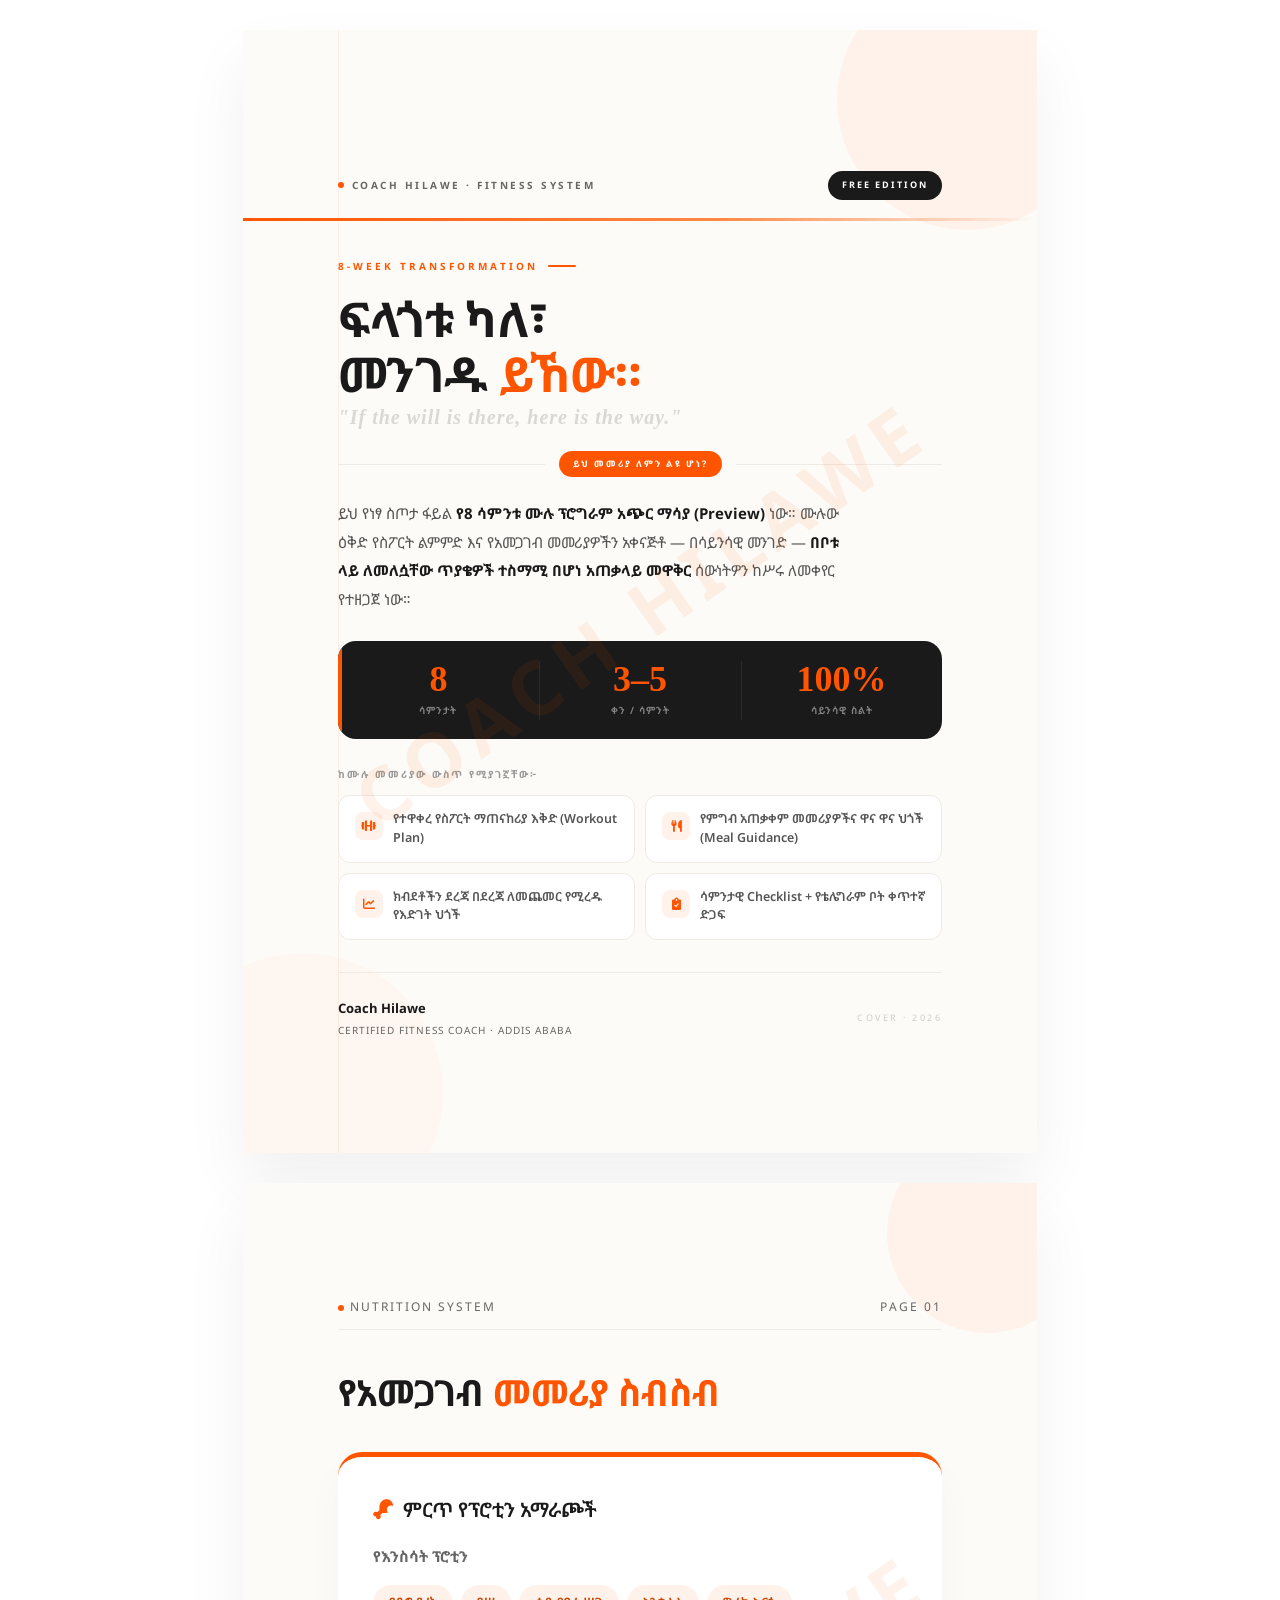
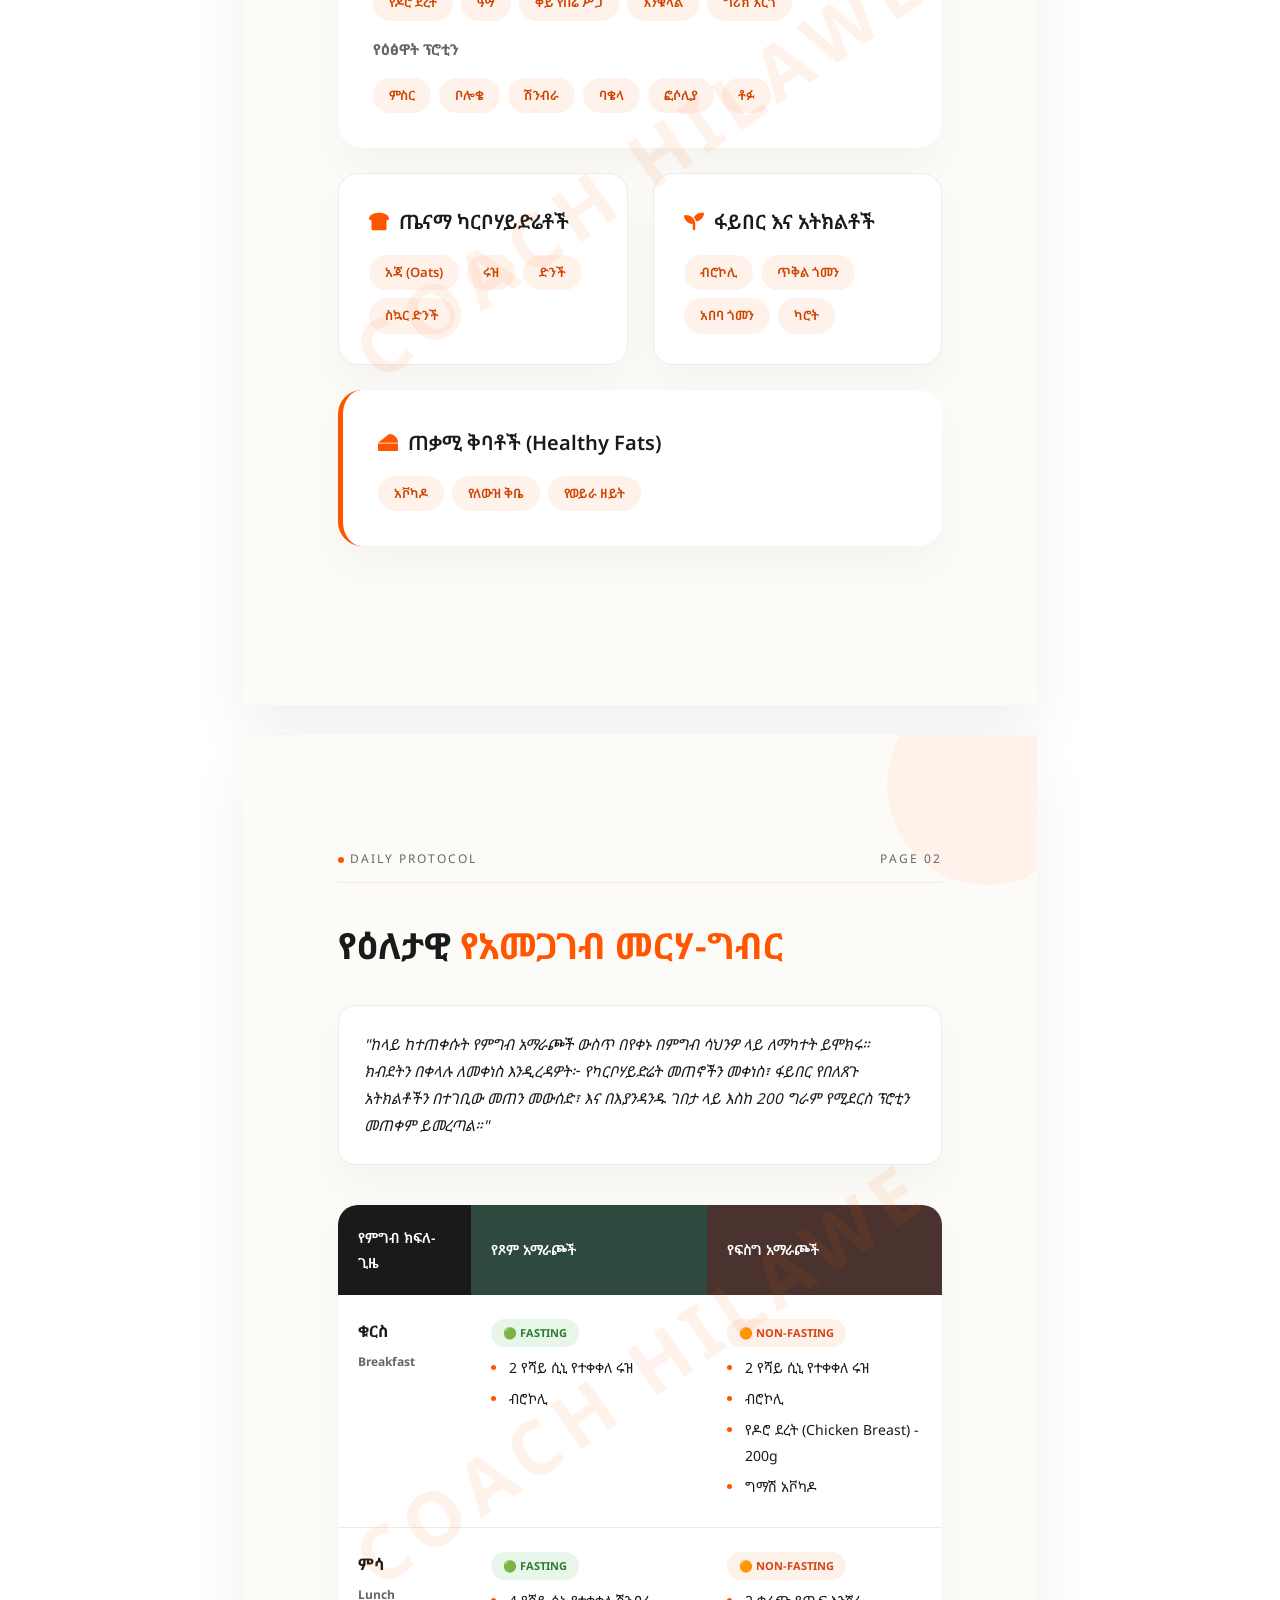
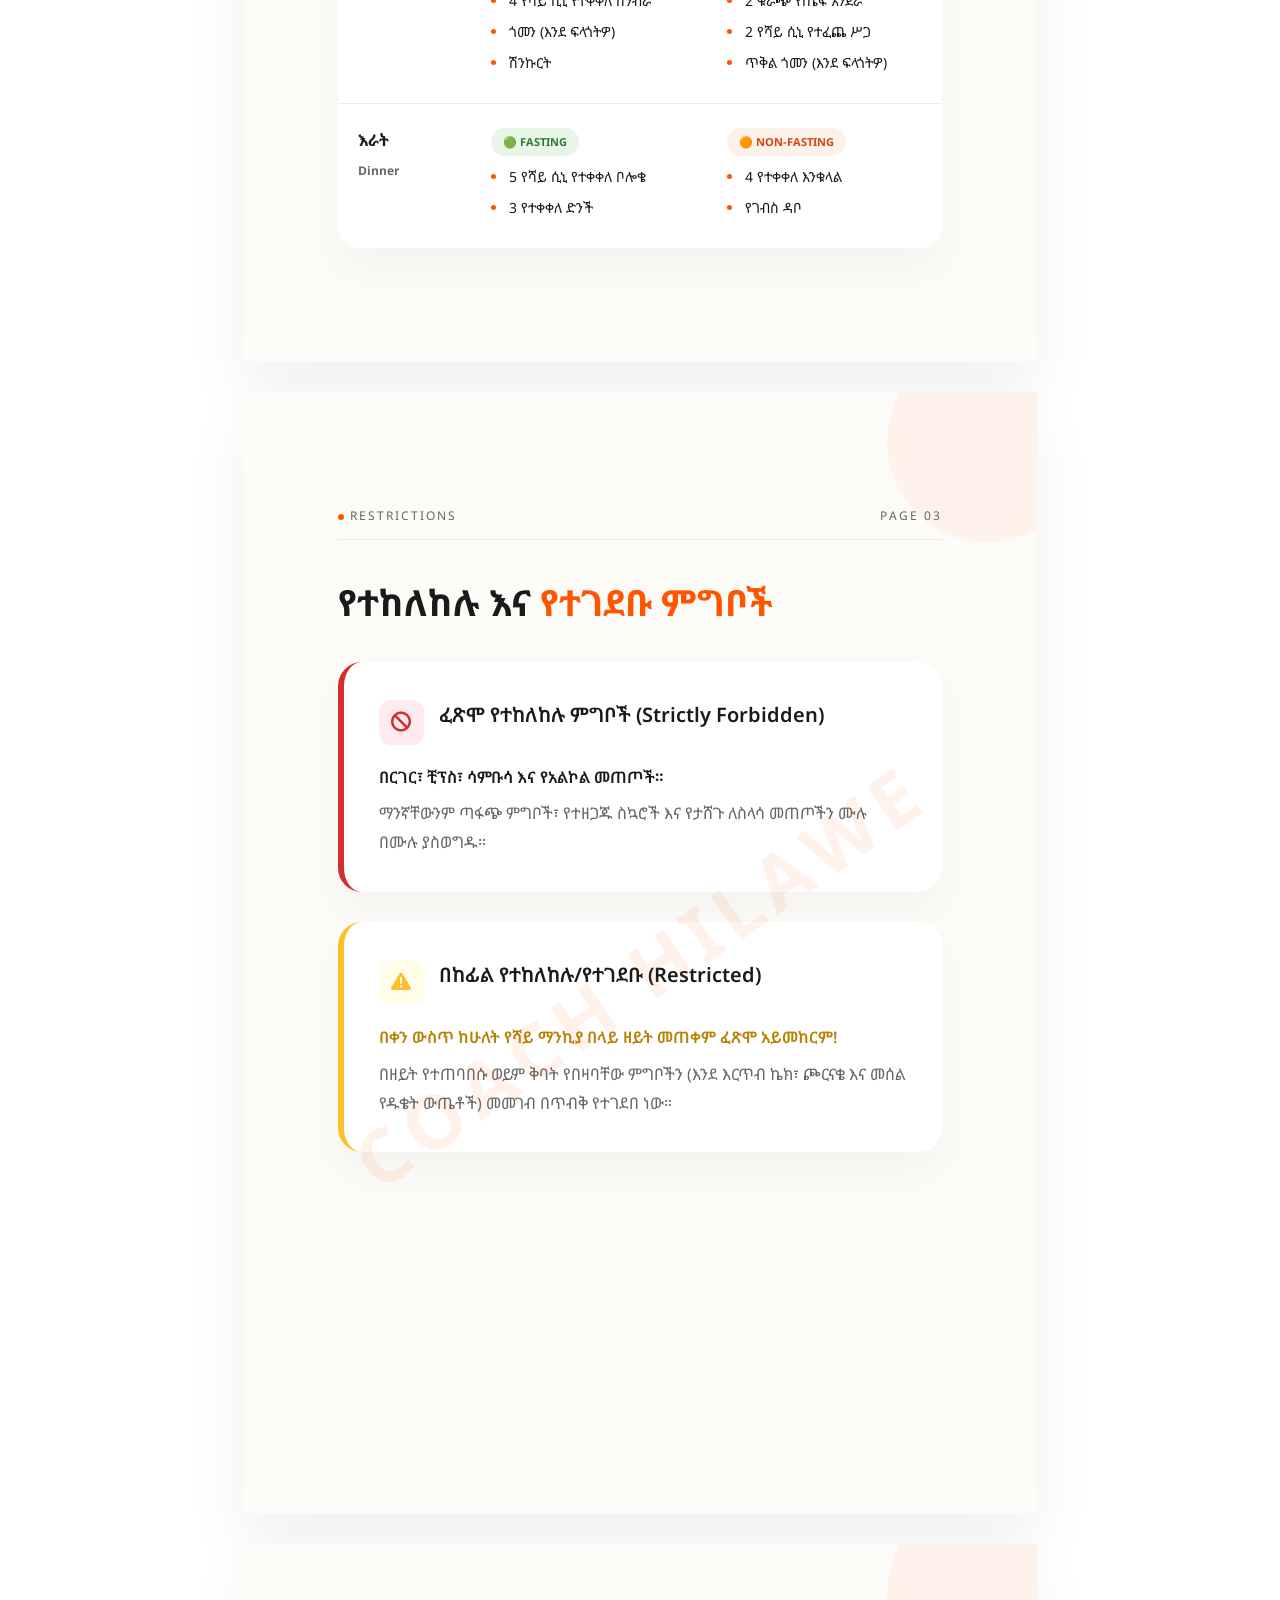
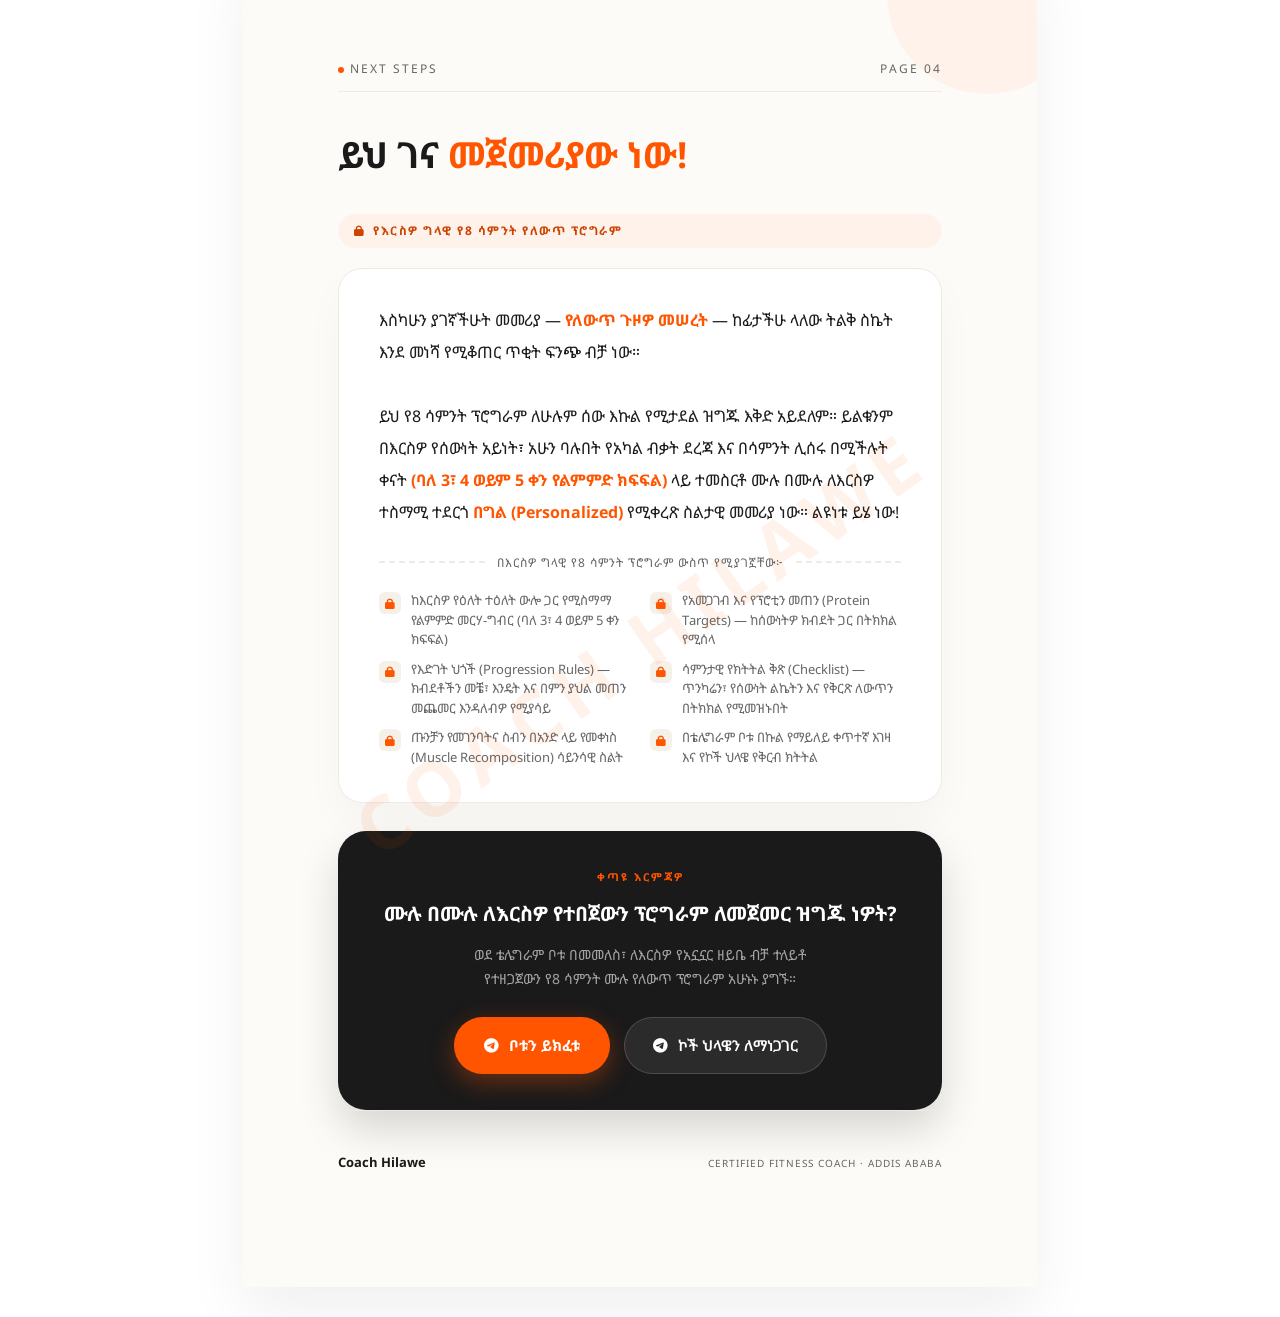
<file: digital_product.html>
<!DOCTYPE html>
<html lang="am">
<head>
    <meta charset="UTF-8">
    <meta name="viewport" content="width=device-width, initial-scale=1.0">
    <title></title>
    <link rel="stylesheet" href="https://cdnjs.cloudflare.com/ajax/libs/font-awesome/6.0.0/css/all.min.css">
    <style>
        @import url('https://fonts.googleapis.com/css2?family=Noto+Sans+Ethiopic:wght@300;400;600;700&display=swap');
        
        :root {
            --cream-bg: #FDFBF7;
            --brand-orange: #FF5500;
            --brand-orange-dark: #CC4400;
            --brand-orange-light: #FFF2EB;
            --charcoal: #1A1A1A;
            --muted-gray: #666666;
            --white: #FFFFFF;
            --premium-shadow: 0 20px 40px rgba(0,0,0,0.03);
            --border-color: #EFEBE4;
        }

        * {
            box-sizing: border-box;
            margin: 0;
            padding: 0;
        }
        body, html {
            font-family: 'Noto Sans Ethiopic', sans-serif;
            background-color: #F4F1EA;
            color: var(--charcoal);
            line-height: 1.8;
            -webkit-font-smoothing: antialiased;
            margin: 0;
            padding: 0;
            background-color: #ffffff;
            -webkit-print-color-adjust: exact; /* Forces background rings/colors to stay */
            print-color-adjust: exact;
        }
        .page {
            width: 210mm;
            min-height: 297mm;
            padding: 30mm 25mm;
            margin: 30px auto;
            background: var(--cream-bg);
            box-shadow: 0 30px 60px rgba(0,0,0,0.06);
            page-break-after: always;
            position: relative;
            display: flex;
            flex-direction: column;
            overflow: hidden;
        }
        
        /* 👑 PREMIUM WATERMARK COMPONENT */
        .page::after {
            content: 'COACH HILAWE';
            position: absolute;
            top: 52%;
            left: 50%;
            transform: translate(-50%, -50%) rotate(-35deg);
            font-size: 75px;
            font-weight: 700;
            letter-spacing: 8px;
color: rgba(255, 85, 0, 0.08);
            white-space: nowrap;
            pointer-events: none;
            z-index: 100;
        }
        
        /* Decorative Background Elements */
        .page::before {
            content: '';
            position: absolute;
            top: -50px;
            right: -50px;
            width: 200px;
            height: 200px;
            background-color: var(--brand-orange-light);
            border-radius: 50%;
            z-index: 0;
        }

        /* Editorial Header Ribbon */
        .page-header-ribbon {
            display: flex;
            justify-content: space-between;
            align-items: center;
            border-bottom: 1px solid var(--border-color);
            padding-bottom: 12px;
            margin-bottom: 40px;
            font-size: 12px;
            text-transform: uppercase;
            letter-spacing: 2px;
            color: var(--muted-gray);
            position: relative;
            z-index: 2;
        }

        
        .page-header-ribbon .brand-dot {
            width: 6px;
            height: 6px;
            background: var(--brand-orange);
            border-radius: 50%;
            display: inline-block;
            margin-right: 6px;
        }

        .page:first-of-type,
       

        /* ── COVER PAGE ── */
        @import url('https://fonts.googleapis.com/css2?family=Cormorant+Garamond:ital,wght@0,600;0,700;1,600;1,700&display=swap');

        .cvr-bg-ring {
            position: absolute;
            top: -110px; right: -110px;
            width: 420px; height: 420px;
            border-radius: 50%;
            border: 1px solid rgba(255,85,0,0.10);
            z-index: 0;
        }
        .cvr-bg-ring-2 {
            position: absolute;
            top: -60px; right: -60px;
            width: 260px; height: 260px;
            border-radius: 50%;
            background: var(--brand-orange-light);
            z-index: 0;
        }
        .cvr-bg-blob {
            position: absolute;
            bottom: -80px; left: -80px;
            width: 280px; height: 280px;
            border-radius: 50%;
            background: var(--brand-orange-light);
            opacity: 0.55;
            z-index: 0;
        }
        .cvr-vline {
            position: absolute;
            top: 0; left: 25mm;
            width: 1px; height: 100%;
            background: rgba(255,85,0,0.07);
            z-index: 0;
        }
        .cvr-hline {
            position: absolute;
            top: 188px; left: 0;
            width: 100%; height: 1px;
            background: linear-gradient(to right, transparent 0%, rgba(255,85,0,0.10) 30%, transparent 100%);
            z-index: 0;
        }
        .cvr-topbar {
            display: flex;
            justify-content: space-between;
            align-items: center;
            padding: 28px 0 0;
            position: relative; z-index: 3;
        }
        .cvr-brand {
            display: flex; align-items: center; gap: 8px;
            font-size: 10px; font-weight: 700; letter-spacing: 2.5px;
            text-transform: uppercase; color: var(--muted-gray);
        }
        .cvr-dot { width: 6px; height: 6px; background: var(--brand-orange); border-radius: 50%; }
        .cvr-badge {
            background: var(--charcoal); color: var(--white);
            font-size: 9px; font-weight: 700;
            letter-spacing: 2px; text-transform: uppercase;
            padding: 6px 14px; border-radius: 50px;
        }
        .cvr-accent-bar {
            width: calc(100% + 50mm);
            margin-left: -25mm;
            height: 3px;
            background: linear-gradient(to right, var(--brand-orange) 0%, #FF8844 60%, transparent 100%);
            margin-top: 18px;
            position: relative; z-index: 3;
        }
        .cvr-hero {
            position: relative; z-index: 3;
            flex: 1;
            display: flex;
            flex-direction: column;
            padding-top: 36px;
        }
        .cvr-overline {
            display: flex; align-items: center; gap: 10px;
            font-size: 10px; font-weight: 700;
            letter-spacing: 3px; text-transform: uppercase;
            color: var(--brand-orange); margin-bottom: 16px;
        }
        .cvr-overline::after {
            content: '';
            display: inline-block;
            width: 28px; height: 2px;
            background: var(--brand-orange); border-radius: 2px;
        }
        .cvr-title-am {
            font-size: 48px;
            font-weight: 700;
            line-height: 1.15;
            color: var(--charcoal);
            margin-bottom: 6px;
            letter-spacing: -0.5px;
        }
        .cvr-title-am .cvr-ora { color: var(--brand-orange); }
        .cvr-title-en {
            font-family: 'Cormorant Garamond', serif;
            font-size: 20px;
            font-weight: 600;
            font-style: italic;
            color: var(--charcoal);
            opacity: 0.15;
            letter-spacing: 1px;
            margin-bottom: 24px;
            line-height: 1;
        }
        .cvr-divider {
            display: flex; align-items: center; gap: 14px;
            margin-bottom: 22px;
        }
        .cvr-divider-line { flex: 1; height: 1px; background: var(--border-color); }
        .cvr-divider-pill {
            background: var(--brand-orange); color: var(--white);
            font-size: 9px; font-weight: 700;
            letter-spacing: 2px; text-transform: uppercase;
            padding: 5px 14px; border-radius: 50px;
            white-space: nowrap;
        }
        .cvr-body {
            font-size: 15px; line-height: 1.9;
            color: #555;
            max-width: 520px;
            margin-bottom: 28px;
            position: relative; z-index: 2;
        }
        .cvr-body strong { color: var(--charcoal); font-weight: 700; }
        .cvr-stats {
            display: flex;
            background: var(--charcoal);
            border-radius: 18px;
            overflow: hidden;
            margin-bottom: 26px;
            position: relative; z-index: 2;
        }
        .cvr-stats::before {
            content: '';
            position: absolute; left: 0; top: 0; bottom: 0;
            width: 4px; background: var(--brand-orange);
            border-radius: 18px 0 0 18px;
        }
        .cvr-stat {
            flex: 1;
            padding: 20px 0;
            text-align: center;
            position: relative;
        }
        .cvr-stat + .cvr-stat::before {
            content: '';
            position: absolute; left: 0; top: 20%; bottom: 20%;
            width: 1px; background: rgba(255,255,255,0.08);
        }
        .cvr-stat-num {
            font-family: 'Cormorant Garamond', serif;
            font-size: 36px; font-weight: 700;
            color: var(--brand-orange); display: block; line-height: 1;
        }
        .cvr-stat-label {
            font-size: 10px; font-weight: 600;
            letter-spacing: 1px; text-transform: uppercase;
            color: #888; display: block;
            margin-top: 4px;
        }
        .cvr-inside-label {
            font-size: 10px; font-weight: 700;
            letter-spacing: 2px; text-transform: uppercase;
            color: #999; margin-bottom: 12px;
        }
        .cvr-inside-grid {
            display: grid;
            grid-template-columns: 1fr 1fr;
            gap: 10px;
            margin-bottom: 0;
            position: relative; z-index: 2;
        }
        .cvr-inside-item {
            background: var(--white);
            border: 1px solid var(--border-color);
            border-radius: 12px;
            padding: 14px 16px;
            display: flex; align-items: flex-start; gap: 10px;
        }
        .cvr-inside-icon {
            width: 28px; height: 28px; flex-shrink: 0;
            background: var(--brand-orange-light); border-radius: 8px;
            display: flex; align-items: center; justify-content: center;
            color: var(--brand-orange); font-size: 12px;
            margin-top: 2px;
        }
        .cvr-inside-text {
            font-size: 12.5px; line-height: 1.5; color: #555; font-weight: 600;
        }
        .cvr-footer {
            margin-top: auto;
            padding-top: 24px;
            border-top: 1px solid var(--border-color);
            display: flex;
            justify-content: space-between;
            align-items: center;
            position: relative; z-index: 3;
        }
        .cvr-coach {
            display: flex; align-items: center; gap: 12px;
        }
        .cvr-coach-name { font-size: 13px; font-weight: 700; color: var(--charcoal); }
        .cvr-coach-sub {
            font-size: 10px; color: var(--muted-gray);
            letter-spacing: 1px; text-transform: uppercase; margin-top: 1px;
        }
        .cvr-page-tag {
            font-size: 9px; letter-spacing: 2.5px;
            text-transform: uppercase; color: #ccc;
        }

        /* Typography */
        h1 {
            font-size: 36px;
            font-weight: 700;
            color: var(--charcoal);
            line-height: 1.3;
            margin-bottom: 35px;
            position: relative;
            z-index: 2;
        }
        h1 span {
            color: var(--brand-orange);
        }
        h2 {
            font-size: 20px;
            font-weight: 600;
            margin-bottom: 15px;
            display: flex;
            align-items: center;
            gap: 10px;
        }

        /* Page 1: Premium Asymmetric Grid */
        .grid-layout {
            display: grid;
            grid-template-columns: repeat(2, 11fr);
            gap: 25px;
            position: relative;
            z-index: 2;
        }
        .hero-card {
            grid-column: span 2;
            background: var(--white);
            border-radius: 24px;
            padding: 35px;
            box-shadow: var(--premium-shadow);
            border-top: 5px solid var(--brand-orange);
        }
        .standard-card {
            background: var(--white);
            border-radius: 20px;
            padding: 30px;
            box-shadow: var(--premium-shadow);
            border: 1px solid var(--border-color);
        }
        
        .tag-container {
            display: flex;
            flex-wrap: wrap;
            gap: 8px;
            margin-top: 15px;
        }
        .tag {
            background: var(--brand-orange-light);
            color: var(--brand-orange-dark);
            padding: 6px 16px;
            border-radius: 50px;
            font-size: 13px;
            font-weight: 600;
        }
        .hero-card h3 {
            font-size: 15px;
            color: var(--muted-gray);
            margin-top: 15px;
            margin-bottom: 5px;
            text-transform: uppercase;
        }

        /* Page 2: Minimalist Table Section */
        .premium-intro {
            background: var(--white);
            padding: 25px;
            border-radius: 16px;
            margin-bottom: 40px;
            border: 1px solid var(--border-color);
            box-shadow: var(--premium-shadow);
            font-style: italic;
            font-size: 15px;
            position: relative;
            z-index: 2;
        }
        
        .premium-table {
            width: 100%;
            border-collapse: collapse;
            background: var(--white);
            border-radius: 20px;
            overflow: hidden;
            box-shadow: var(--premium-shadow);
            position: relative;
            z-index: 2;
        }
        .premium-table th {
            background-color: #1A1A1A;
            color: var(--white);
            padding: 20px;
            font-weight: 600;
            text-align: left;
            font-size: 14px;
        }
        .premium-table th:nth-child(2) { background-color: #2E4A3F; }
        .premium-table th:nth-child(3) { background-color: #4A332E; }
        
        .premium-table td {
            padding: 22px 20px;
            border-bottom: 1px solid var(--border-color);
            vertical-align: top;
        }
        .premium-table tr:last-child td {
            border-bottom: none;
        }
        
        .pill-badge {
            display: inline-flex;
            align-items: center;
            gap: 6px;
            padding: 4px 12px;
            border-radius: 50px;
            font-size: 11px;
            font-weight: 700;
            text-transform: uppercase;
        }
        .pill-badge.fasting { background: #E8F5E9; color: #2E7D32; }
        .pill-badge.non-fasting { background: #FDF2E9; color: #D84315; }

        .bullet-list {
            list-style: none;
            margin-top: 8px;
        }
        .bullet-list li {
            position: relative;
            padding-left: 18px;
            margin-bottom: 6px;
            font-size: 14px;
        }
        .bullet-list li::before {
            content: "";
            position: absolute;
            left: 0;
            top: 10px;
            width: 5px;
            height: 5px;
            background: var(--brand-orange);
            border-radius: 50%;
        }

        /* Page 3: Elegant Warnings */
        .restriction-panel {
            background: var(--white);
            border-radius: 24px;
            padding: 35px;
            margin-bottom: 30px;
            box-shadow: var(--premium-shadow);
            border-left: 6px solid transparent;
            position: relative;
            z-index: 2;
        }
        .restriction-panel.forbidden { border-left-color: #D32F2F; }
        .restriction-panel.restricted { border-left-color: #FBC02D; }
        
        .panel-meta {
            display: flex;
            align-items: center;
            gap: 15px;
            margin-bottom: 15px;
        }
        .panel-icon-box {
            width: 45px;
            height: 45px;
            border-radius: 12px;
            display: flex;
            align-items: center;
            justify-content: center;
            font-size: 20px;
        }
        .forbidden .panel-icon-box { background: #FFEBEE; color: #D32F2F; }
        .restricted .panel-icon-box { background: #FFFDE7; color: #FBC02D; }

        /* Page 4: Integrated Premium Snippet Styles */
        .teaser-label {
            display: inline-flex;
            align-items: center;
            gap: 8px;
            background: var(--brand-orange-light);
            color: var(--brand-orange-dark);
            font-size: 12px;
            font-weight: 700;
            letter-spacing: 1.5px;
            text-transform: uppercase;
            padding: 6px 16px;
            border-radius: 50px;
            margin-bottom: 20px;
            position: relative;
            z-index: 2;
        }
        .snippet-card {
            background: var(--white);
            border-radius: 24px;
            padding: 35px 40px;
            box-shadow: var(--premium-shadow);
            border: 1px solid var(--border-color);
            position: relative;
            z-index: 2;
            margin-bottom: 28px;
        }
        .snippet-card .amharic-body {
            font-size: 16px;
            line-height: 2;
            color: var(--charcoal);
            margin-bottom: 24px;
        }
        .snippet-card .amharic-body strong {
            color: var(--brand-orange);
            font-weight: 700;
        }


   
        .more-divider {
            display: flex;
            align-items: center;
            gap: 12px;
            margin: 0 0 18px;
        }
        .more-divider::before,
        .more-divider::after {
            content: '';
            flex: 1;
            border-top: 2px dashed var(--border-color);
        }
        .more-divider span {
            font-size: 12px;
            color: var(--muted-gray);
            letter-spacing: 1px;
            text-transform: uppercase;
            white-space: nowrap;
        }
        .locked-list {
            list-style: none;
            display: grid;
            grid-template-columns: 1fr 1fr;
            gap: 10px 20px;
        }
        .locked-list li {
            display: flex;
            align-items: flex-start;
            gap: 10px;
            font-size: 13px;
            color: var(--muted-gray);
            line-height: 1.5;
        }
        .locked-list li .lock-icon {
            flex-shrink: 0;
            width: 22px;
            height: 22px;
            background: #F5F0E8;
            border-radius: 6px;
            display: flex;
            align-items: center;
            justify-content: center;
            color: var(--brand-orange);
            font-size: 11px;
            margin-top: 1px;
        }

        /* CTA Layout Updates */
        .cta-action-card {
            background: #1A1A1A;
            color: var(--white);
            padding: 36px 40px;
            border-radius: 28px;
            box-shadow: 0 20px 40px rgba(0,0,0,0.15);
            position: relative;
            z-index: 2;
            display: flex;
            flex-direction: column;
            align-items: center;
            text-align: center;
            gap: 8px;
        }
        .cta-eyebrow {
            font-size: 11px;
            letter-spacing: 2px;
            text-transform: uppercase;
            color: var(--brand-orange);
            font-weight: 700;
        }
        .cta-headline {
            font-size: 20px;
            font-weight: 700;
            color: var(--white);
            line-height: 1.5;
            margin: 4px 0 6px;
        }
        .cta-sub {
            font-size: 14px;
            color: #A3A3A3;
            max-width: 380px;
            line-height: 1.7;
            margin-bottom: 18px;
        }
        .cta-buttons {
            display: flex;
            gap: 14px;
            flex-wrap: wrap;
            justify-content: center;
        }
        .btn-primary {
            display: inline-flex;
            align-items: center;
            gap: 10px;
            background: var(--brand-orange);
            color: var(--white);
            padding: 14px 30px;
            border-radius: 100px;
            font-size: 15px;
            font-weight: 700;
            text-decoration: none;
            box-shadow: 0 8px 24px rgba(255,85,0,0.35);
            transition: all 0.3s ease;
        }
        .btn-primary:hover {
            background: var(--brand-orange-dark);
            transform: translateY(-2px);
        }
        .btn-secondary {
            display: inline-flex;
            align-items: center;
            gap: 10px;
            background: rgba(255,255,255,0.08);
            color: var(--white);
            padding: 14px 28px;
            border-radius: 100px;
            font-size: 15px;
            font-weight: 600;
            text-decoration: none;
            border: 1px solid rgba(255,255,255,0.15);
            transition: all 0.3s ease;
        }
        .btn-secondary:hover {
            background: rgba(255,255,255,0.14);
        }

        .footer-showcase {
            margin-top: auto;
            display: flex;
            justify-content: space-between;
            align-items: center;
            padding-top: 40px;
            border-top: 1px solid var(--border-color);
            position: relative;
            z-index: 2;
        }
        .brand-signature {
            display: flex;
            align-items: center;
            gap: 15px;
        }
        .avatar-circle {
            width: 70px;
            height: 70px;
            border-radius: 50%;
            border: 3px solid var(--white);
            box-shadow: 0 10px 20px rgba(0,0,0,0.05);
            object-fit: cover;
        }
        .logo-img {
            max-height: 55px;
            width: auto;
            object-fit: contain;
        }
        .logo-box {
            font-weight: 700;
            letter-spacing: 1px;
            font-size: 14px;
            color: var(--muted-gray);
        }

        /* CSS Print Perfection */
        @media print {
            body { background: none; }
            .page { 
                box-shadow: none; 
                margin: 0; 
                width: 100%;
                min-height: 100%;
                padding: 20mm 15mm;
            }
            .page::after {
                    color: rgba(255, 85, 0, 0.08) !important;

                -webkit-print-color-adjust: exact;
            }
            .hero-card, .standard-card, .premium-table, .restriction-panel, .snippet-card, .cta-action-card {
                box-shadow: none !important;
                border: 1px solid #D3D0C9 !important;
            }
            .btn-primary {
                background: var(--brand-orange) !important;
                color: white !important;
                -webkit-print-color-adjust: exact;
            }
            .premium-table th { -webkit-print-color-adjust: exact; }
            .tag { -webkit-print-color-adjust: exact; }
        }
    </style>
</head>
<body>


    <!-- ገጽ Cover -->
    <div class="page">
        <div class="cvr-bg-ring"></div>
        <div class="cvr-bg-ring-2"></div>
        <div class="cvr-bg-blob"></div>
        <div class="cvr-vline"></div>
        <div class="cvr-hline"></div>

        <div class="cvr-topbar">
            <div class="cvr-brand">
                <span class="cvr-dot"></span>
                Coach Hilawe · Fitness System
            </div>
            <div class="cvr-badge">Free Edition</div>
        </div>

        <div class="cvr-accent-bar"></div>

        <div class="cvr-hero">
            <div class="cvr-overline">8-Week Transformation</div>

            <h1 class="cvr-title-am">
ፍላጎቱ ካለ፣<br>መንገዱ <span class="cvr-ora">ይኸው።</span>
            </h1>
            <div class="cvr-title-en">"If the will is there, here is the way."
</div>

            <div class="cvr-divider">
                <div class="cvr-divider-line"></div>
                <div class="cvr-divider-pill">ይህ መመሪያ ለምን ልዩ ሆነ?</div>
                <div class="cvr-divider-line"></div>
            </div>

            <p class="cvr-body">
                ይህ የነፃ ስጦታ ፋይል <strong>የ8 ሳምንቱ ሙሉ ፕሮግራም አጭር ማሳያ (Preview)</strong> ነው። ሙሉው ዕቅድ የስፖርት ልምምድ እና የአመጋገብ መመሪያዎችን አቀናጅቶ — በሳይንሳዊ መንገድ — <strong>በቦቱ ላይ ለመለሷቸው ጥያቄዎች ተስማሚ በሆነ አጠቃላይ መዋቅር</strong> ሰውነትዎን ከሥሩ ለመቀየር የተዘጋጀ ነው።
            </p>

            <div class="cvr-stats">
                <div class="cvr-stat">
                    <span class="cvr-stat-num">8</span>
                    <span class="cvr-stat-label">ሳምንታት</span>
                </div>
                <div class="cvr-stat">
                    <span class="cvr-stat-num">3–5</span>
                    <span class="cvr-stat-label">ቀን / ሳምንት</span>
                </div>
                <div class="cvr-stat">
                    <span class="cvr-stat-num">100%</span>
                    <span class="cvr-stat-label">ሳይንሳዊ ስልት</span>
                </div>
            </div>

            <div class="cvr-inside-label">ከሙሉ መመሪያው ውስጥ የሚያገኟቸው፦</div>
            <div class="cvr-inside-grid">
                <div class="cvr-inside-item">
                    <div class="cvr-inside-icon"><i class="fas fa-dumbbell"></i></div>
                    <div class="cvr-inside-text">የተዋቀረ የስፖርት ማጠናከሪያ እቅድ (Workout Plan)</div>
                </div>
                <div class="cvr-inside-item">
                    <div class="cvr-inside-icon"><i class="fas fa-utensils"></i></div>
                    <div class="cvr-inside-text">የምግብ አጠቃቀም መመሪያዎችና ዋና ዋና ህጎች (Meal Guidance)</div>
                </div>
                <div class="cvr-inside-item">
                    <div class="cvr-inside-icon"><i class="fas fa-chart-line"></i></div>
                    <div class="cvr-inside-text">ክብደቶችን ደረጃ በደረጃ ለመጨመር የሚረዱ የእድገት ህጎች</div>
                </div>
                <div class="cvr-inside-item">
                    <div class="cvr-inside-icon"><i class="fas fa-clipboard-check"></i></div>
                    <div class="cvr-inside-text">ሳምንታዊ Checklist + የቴሌግራም ቦት ቀጥተኛ ድጋፍ</div>
                </div>
            </div>
        </div>

        <div class="cvr-footer">
            <div class="cvr-coach">
                <div>
                    <div class="cvr-coach-name">Coach Hilawe</div>
                    <div class="cvr-coach-sub">Certified Fitness Coach · Addis Ababa</div>
                </div>
            </div>
            <div class="cvr-page-tag">Cover · 2026</div>
        </div>
    </div>

    <!-- ገጽ 1 -->
    <div class="page">
        <div class="page-header-ribbon">
            <div><span class="brand-dot"></span>NUTRITION SYSTEM</div>
            <div>PAGE 01</div>
        </div>
        
        <h1>የአመጋገብ <span>መመሪያ ስብስብ</span></h1>
        
        <div class="grid-layout">
            <div class="hero-card">
                <h2><i class="fas fa-drumstick-bite" style="color: var(--brand-orange);"></i> ምርጥ የፕሮቲን አማራጮች</h2>
                <h3>የእንስሳት ፕሮቲን</h3>
                <div class="tag-container">
                    <span class="tag">የዶሮ ደረት</span><span class="tag">ዓሣ</span><span class="tag">ቀይ የበሬ ሥጋ</span><span class="tag">እንቁላል</span><span class="tag">ግሪክ እርጎ</span>
                </div>
                <h3>የዕፅዋት ፕሮቲን</h3>
                <div class="tag-container">
                    <span class="tag">ምስር</span><span class="tag">ቦሎቄ</span><span class="tag">ሽንብራ</span><span class="tag">ባቄላ</span><span class="tag">ፎሶሊያ</span><span class="tag">ቶፉ</span>
                </div>
            </div>

            <div class="standard-card">
                <h2><i class="fas fa-bread-slice" style="color: var(--brand-orange);"></i> ጤናማ ካርቦሃይድሬቶች</h2>
                <div class="tag-container">
                    <span class="tag">አጃ (Oats)</span><span class="tag">ሩዝ</span><span class="tag">ድንች</span><span class="tag">ስኳር ድንች</span>
                </div>
            </div>

            <div class="standard-card">
                <h2><i class="fas fa-seedling" style="color: var(--brand-orange);"></i> ፋይበር እና አትክልቶች</h2>
                <div class="tag-container">
                    <span class="tag">ብሮኮሊ</span><span class="tag">ጥቅል ጎመን</span><span class="tag">አበባ ጎመን</span><span class="tag">ካሮት</span>
                </div>
            </div>

            <div class="hero-card" style="border-top: none; border-left: 5px solid var(--brand-orange);">
                <h2><i class="fas fa-cheese" style="color: var(--brand-orange);"></i> ጠቃሚ ቅባቶች (Healthy Fats)</h2>
                <div class="tag-container">
                    <span class="tag">አቮካዶ</span><span class="tag">የለውዝ ቅቤ</span><span class="tag">የወይራ ዘይት</span>
                </div>
            </div>
        </div>
    </div>

    <!-- ገጽ 2 -->
    <div class="page">
        <div class="page-header-ribbon">
            <div><span class="brand-dot"></span>DAILY PROTOCOL</div>
            <div>PAGE 02</div>
        </div>
        
        <h1>የዕለታዊ <span>የአመጋገብ መርሃ-ግብር</span></h1>
        
        <div class="premium-intro">
            "ከላይ ከተጠቀሱት የምግብ አማራጮች ውስጥ በየቀኑ በምግብ ሳህንዎ ላይ ለማካተት ይሞክሩ። ክብደትን በቀላሉ ለመቀነስ እንዲረዳዎት፦ የካርቦሃይድሬት መጠኖችን መቀነስ፣ ፋይበር የበለጸጉ አትክልቶችን በተገቢው መጠን መውሰድ፣ እና በእያንዳንዱ ገበታ ላይ እስከ 200 ግራም የሚደርስ ፕሮቲን መጠቀም ይመረጣል።"
        </div>

        <table class="premium-table">
            <thead>
                <tr>
                    <th width="22%">የምግብ ክፍለ-ጊዜ</th>
                    <th width="39%">የጾም አማራጮች</th>
                    <th width="39%">የፍስግ አማራጮች</th>
                </tr>
            </thead>
            <tbody>
                <tr>
                    <td><strong>ቁርስ<br><span style="font-size:12px; color:var(--muted-gray);">Breakfast</span></strong></td>
                    <td>
                        <span class="pill-badge fasting">🟢 Fasting</span>
                        <ul class="bullet-list">
                            <li>2 የሻይ ሲኒ የተቀቀለ ሩዝ</li>
                            <li>ብሮኮሊ</li>
                        </ul>
                    </td>
                    <td>
                        <span class="pill-badge non-fasting">🟠 Non-Fasting</span>
                        <ul class="bullet-list">
                            <li>2 የሻይ ሲኒ የተቀቀለ ሩዝ</li>
                            <li>ብሮኮሊ</li>
                            <li>የዶሮ ደረት (Chicken Breast) - 200g</li>
                            <li>ግማሽ አቮካዶ</li>
                        </ul>
                    </td>
                </tr>
                <tr>
                    <td><strong>ምሳ<br><span style="font-size:12px; color:var(--muted-gray);">Lunch</span></strong></td>
                    <td>
                        <span class="pill-badge fasting">🟢 Fasting</span>
                        <ul class="bullet-list">
                            <li>4 የሻይ ሲኒ የተቀቀለ ሽንብራ</li>
                            <li>ጎመን (እንደ ፍላጎትዎ)</li>
                            <li>ሽንኩርት</li>
                        </ul>
                    </td>
                    <td>
                        <span class="pill-badge non-fasting">🟠 Non-Fasting</span>
                        <ul class="bullet-list">
                            <li>2 ቁራጭ የጤፍ እንጀራ</li>
                            <li>2 የሻይ ሲኒ የተፈጨ ሥጋ</li>
                            <li>ጥቅል ጎመን (እንደ ፍላጎትዎ)</li>
                        </ul>
                    </td>
                </tr>
                <tr>
                    <td><strong>እራት<br><span style="font-size:12px; color:var(--muted-gray);">Dinner</span></strong></td>
                    <td>
                        <span class="pill-badge fasting">🟢 Fasting</span>
                        <ul class="bullet-list">
                            <li>5 የሻይ ሲኒ የተቀቀለ ቦሎቄ</li>
                            <li>3 የተቀቀለ ድንች</li>
                        </ul>
                    </td>
                    <td>
                        <span class="pill-badge non-fasting">🟠 Non-Fasting</span>
                        <ul class="bullet-list">
                            <li>4 የተቀቀለ እንቁላል</li>
                            <li>የገብስ ዳቦ</li>
                        </ul>
                    </td>
                </tr>
            </tbody>
        </table>
    </div>

    <!-- ገጽ 3 -->
    <div class="page">
        <div class="page-header-ribbon">
            <div><span class="brand-dot"></span>RESTRICTIONS</div>
            <div>PAGE 03</div>
        </div>
        
        <h1>የተከለከሉ እና <span>የተገደቡ ምግቦች</span></h1>
        
        <div class="restriction-panel forbidden">
            <div class="panel-meta">
                <div class="panel-icon-box"><i class="fas fa-ban"></i></div>
                <h2>ፈጽሞ የተከለከሉ ምግቦች (Strictly Forbidden)</h2>
            </div>
            <p style="font-size: 16px; font-weight: 600; margin-bottom: 8px;">በርገር፣ ቺፕስ፣ ሳምቡሳ እና የአልኮል መጠጦች።</p>
            <p style="color: var(--muted-gray);">ማንኛቸውንም ጣፋጭ ምግቦች፣ የተዘጋጁ ስኳሮች እና የታሸጉ ለስላሳ መጠጦችን ሙሉ በሙሉ ያስወግዱ።</p>
        </div>

        <div class="restriction-panel restricted">
            <div class="panel-meta">
                <div class="panel-icon-box"><i class="fas fa-exclamation-triangle"></i></div>
                <h2>በከፊል የተከለከሉ/የተገደቡ (Restricted)</h2>
            </div>
            <p style="font-size: 16px; font-weight: 600; margin-bottom: 8px; color: #B78103;">በቀን ውስጥ ከሁለት የሻይ ማንኪያ በላይ ዘይት መጠቀም ፈጽሞ አይመከርም!</p>
            <p style="color: var(--muted-gray);">በዘይት የተጠባበሱ ወይም ቅባት የበዛባቸው ምግቦችን (እንደ እርጥብ ኬክ፣ ጮርናቄ እና መሰል የዱቄት ውጤቶች) መመገብ በጥብቅ የተገደበ ነው።</p>
        </div>
    </div>

    <!-- ገጽ 4 -->
  <div class="page">
    <div class="page-header-ribbon">
        <div><span class="brand-dot"></span>NEXT STEPS</div>
        <div>PAGE 04</div>
    </div>

    <h1>ይህ ገና <span>መጀመሪያው ነው!</span></h1>

    <div class="teaser-label">
        <i class="fas fa-lock" style="font-size:11px;"></i>
        የእርስዎ ግላዊ የ8 ሳምንት የለውጥ ፕሮግራም
    </div>

    <div class="snippet-card">
        <p class="amharic-body">
            እስካሁን ያገኛችሁት መመሪያ — <strong>የለውጥ ጉዞዎ መሠረት</strong> — ከፊታችሁ ላለው ትልቅ ስኬት እንደ መነሻ የሚቆጠር ጥቂት ፍንጭ ብቻ ነው።<br><br>
            ይህ የ8 ሳምንት ፕሮግራም ለሁሉም ሰው እኩል የሚታደል ዝግጁ እቅድ አይደለም። ይልቁንም በእርስዎ የሰውነት አይነት፣ አሁን ባሉበት የአካል ብቃት ደረጃ እና በሳምንት ሊሰሩ በሚችሉት ቀናት <strong>(ባለ 3፣ 4 ወይም 5 ቀን የልምምድ ክፍፍል)</strong> ላይ ተመስርቶ ሙሉ በሙሉ ለእርስዎ ተስማሚ ተደርጎ <strong>በግል (Personalized)</strong> የሚቀረጽ ስልታዊ መመሪያ ነው። ልዩነቱ ይሄ ነው!
        </p>

        <div class="more-divider">
            <span>በእርስዎ ግላዊ የ8 ሳምንት ፕሮግራም ውስጥ የሚያገኟቸው፦</span>
        </div>

        <ul class="locked-list">
            <li>
                <span class="lock-icon"><i class="fas fa-lock"></i></span>
                <span>ከእርስዎ የዕለት ተዕለት ውሎ ጋር የሚስማማ የልምምድ መርሃ-ግብር (ባለ 3፣ 4 ወይም 5 ቀን ክፍፍል)</span>
            </li>
            <li>
                <span class="lock-icon"><i class="fas fa-lock"></i></span>
                <span>የአመጋገብ እና የፕሮቲን መጠን (Protein Targets) — ከሰውነትዎ ክብደት ጋር በትክክል የሚሰላ</span>
            </li>
            <li>
                <span class="lock-icon"><i class="fas fa-lock"></i></span>
                <span>የእድገት ህጎች (Progression Rules) — ክብደቶችን መቼ፣ እንዴት እና በምን ያህል መጠን መጨመር እንዳለብዎ የሚያሳይ</span>
            </li>
            <li>
                <span class="lock-icon"><i class="fas fa-lock"></i></span>
                <span>ሳምንታዊ የክትትል ቅጽ (Checklist) — ጥንካሬን፣ የሰውነት ልኬትን እና የቅርጽ ለውጥን በትክክል የሚመዝኑበት</span>
            </li>
            <li>
                <span class="lock-icon"><i class="fas fa-lock"></i></span>
                <span>ጡንቻን የመገንባትና ስብን በአንድ ላይ የመቀነስ (Muscle Recomposition) ሳይንሳዊ ስልት</span>
            </li>
            <li>
                <span class="lock-icon"><i class="fas fa-lock"></i></span>
                <span>በቴሌግራም ቦቱ በኩል የማይለይ ቀጥተኛ እገዛ እና የኮች ህላዌ የቅርብ ክትትል</span>
            </li>
        </ul>
    </div>

    <div class="cta-action-card">
        <p class="cta-eyebrow">ቀጣዩ እርምጃዎ</p>
        <p class="cta-headline">ሙሉ በሙሉ ለእርስዎ የተበጀውን ፕሮግራም ለመጀመር ዝግጁ ነዎት?</p>
        <p class="cta-sub">ወደ ቴሌግራም ቦቱ በመመለስ፣ ለእርስዎ የአኗኗር ዘይቤ ብቻ ተለይቶ የተዘጋጀውን የ8 ሳምንት ሙሉ የለውጥ ፕሮግራም አሁኑኑ ያግኙ።</p>
        <div class="cta-buttons">
            <a href="https://t.me/CoachHilaweBOT" class="btn-primary">
                <i class="fab fa-telegram-plane"></i> ቦቱን ይክፈቱ
            </a>
            <a href="https://t.me/CoachHilaweSupportbot" class="btn-secondary">
                <i class="fab fa-telegram-plane"></i> ኮች ህላዌን ለማነጋገር
            </a>
        </div>
    </div>

    <div class="footer-showcase">
              <div class="cvr-coach-name">Coach Hilawe</div>
                    <div class="cvr-coach-sub">Certified Fitness Coach · Addis Ababa</div>
    </div>
</div>

</body>
</html>
</file>
